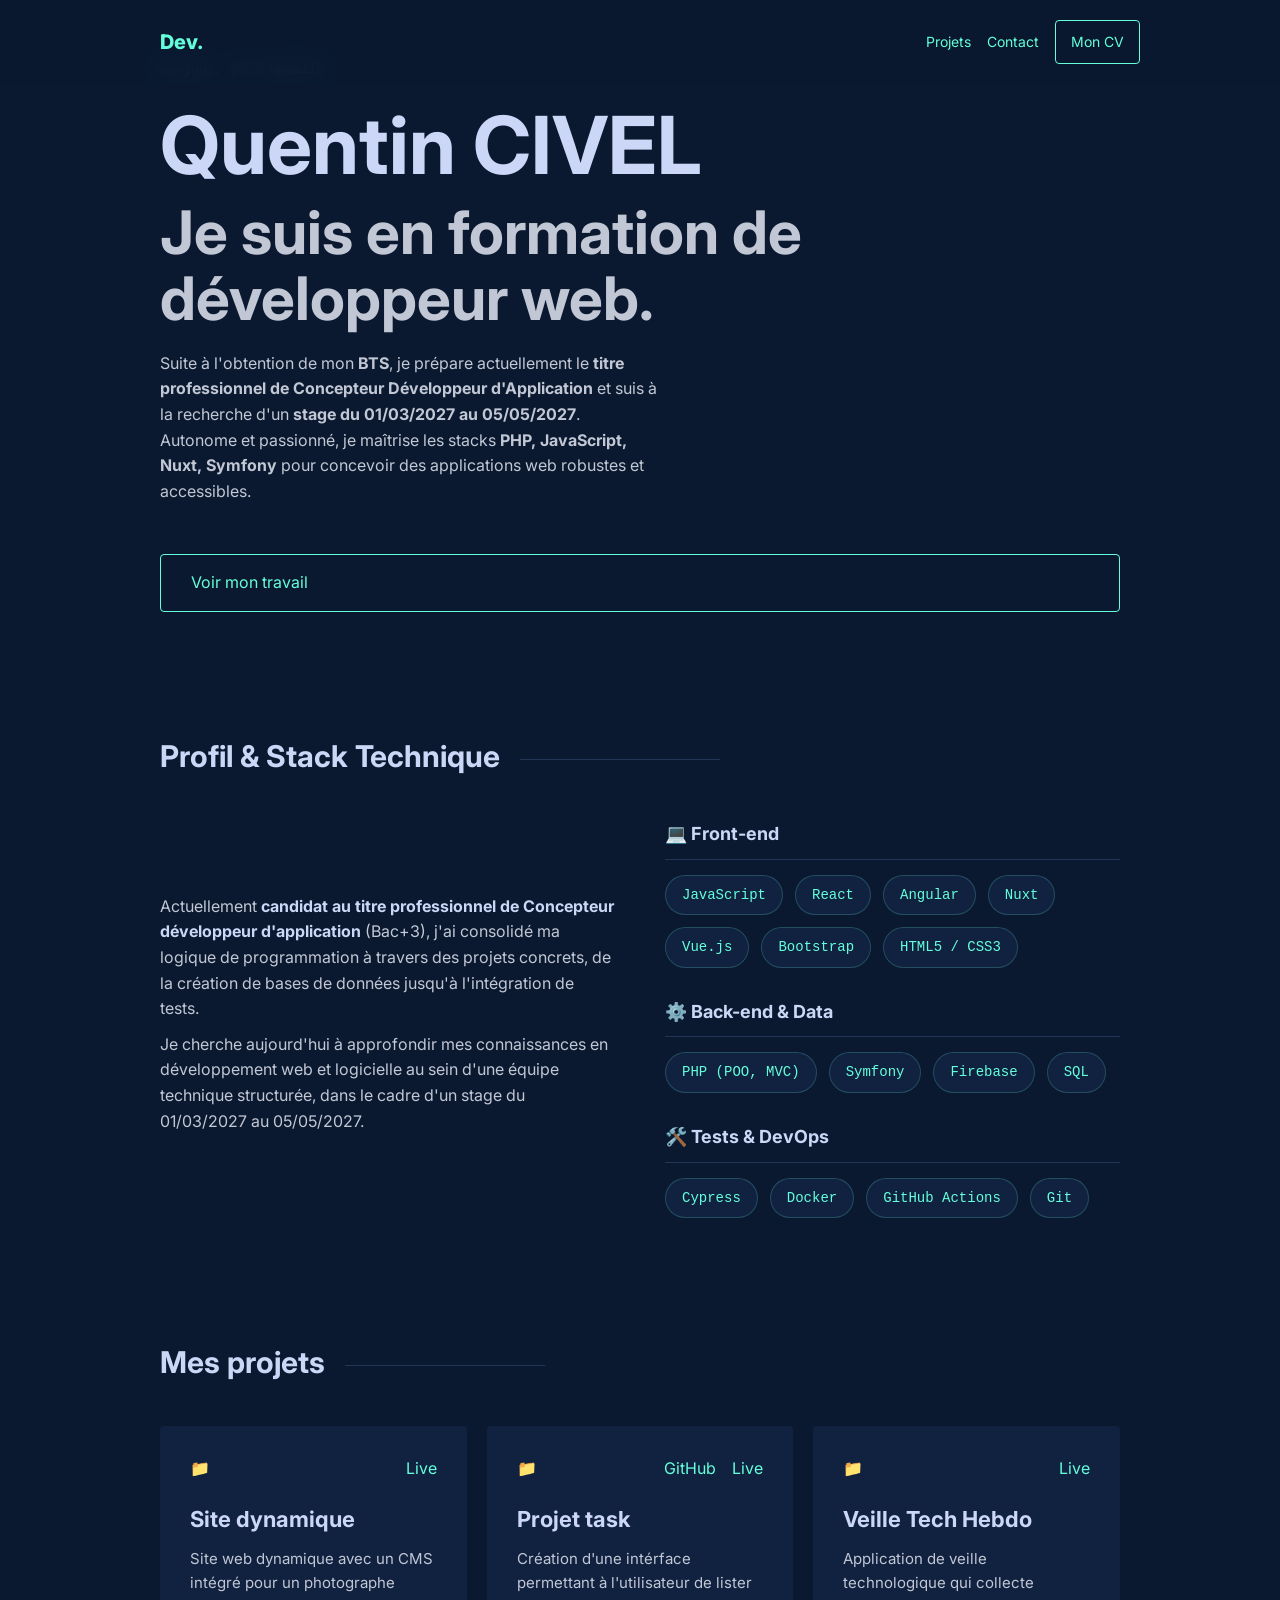
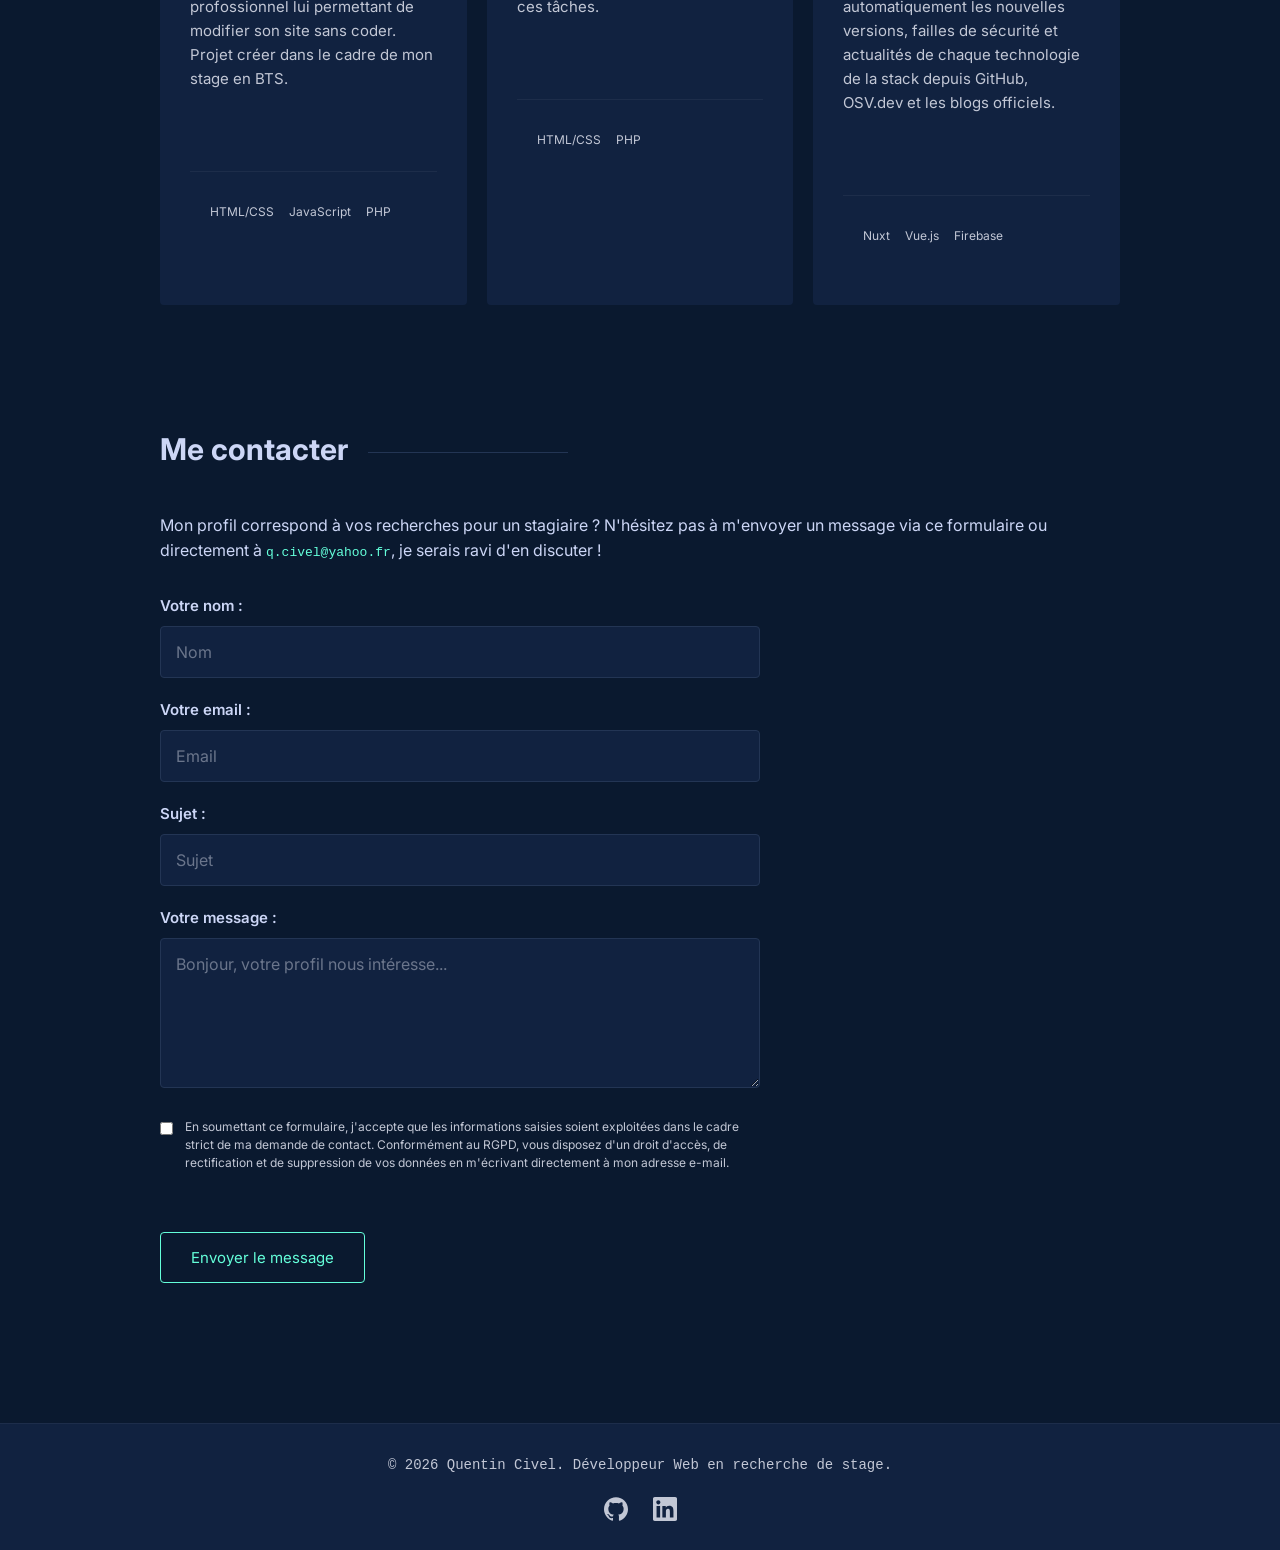
<file: index.html>
<!DOCTYPE html>
<html lang="fr">
<head>
    <meta charset="UTF-8">
    <meta name="viewport" content="width=device-width, initial-scale=1.0">
    
    <title>Quentin Civel | Portfolio - Développeur Web</title>
    <meta name="description" content="Portfolio de Quentin Civel, développeur web à la recherche d'un stage du 01/03/2027 au 05/05/2027. Découvrez mes projets PHP, JavaScript et web design.">
    <meta name="keywords" content="Quentin Civel, Développeur Web, Stage, CDA, Portfolio, PHP, JavaScript, Développeur Front-end, Développeur Back-end">
    <meta name="author" content="Quentin Civel">
    <meta name="robots" content="index, follow">
    <meta name="google-site-verification" content="w2r2ZmEAPfzgF10ElvRYr7sh4TLXJ3NY72PYg3C8KvM" />

    <meta property="og:type" content="website">
    <meta property="og:url" content="https://quentincivelportfolio.netlify.app/">
    <meta property="og:title" content="Quentin Civel | Portfolio - Développeur Web">
    <meta property="og:description" content="Développeur web en recherche d'un stage. Découvrez mes projets et mon parcours.">
    <meta property="og:image" content="https://ton-vrai-nom-de-domaine.fr/image/apercu-portfolio.jpg">
    <meta property="og:site_name" content="Portfolio de Quentin Civel">

    <link rel="stylesheet" href="style/index.css">
    <link href="https://fonts.googleapis.com/css2?family=Inter:wght@400;600;800&display=swap" rel="stylesheet">
    
    <link rel="icon" type="image/svg+xml" href="./image/favicon.svg">
</head>
<body>

    <nav>
        <div class="nav-content">
            <a href="#accueil" class="logo">Dev.</a>
            <div class="links">
                <a href="#projets">Projets</a>
                <a href="#contact">Contact</a>
                <a href="CV_Quentin_CIVEL.pdf" class="btn-outline" target="_blank">Mon CV</a>
            </div>
        </div>
    </nav>

    <main>
        <section id="accueil" class="hero fade-in">
            <p class="accent-text">Bonjour, je m'appelle</p>
            <h1>Quentin CIVEL</h1>
            <h2>Je suis en formation de développeur web.</h2>
            <p class="description">
                Suite à l'obtention de mon <strong>BTS</strong>, je prépare actuellement le <strong>titre professionnel de Concepteur Développeur d'Application</strong> et suis à la recherche d'un <strong>stage du 01/03/2027 au 05/05/2027</strong>. Autonome et passionné, je maîtrise les stacks <strong>PHP, JavaScript, Nuxt, Symfony</strong> pour concevoir des applications web robustes et accessibles.
            </p>
            <a href="#projets" class="btn-primary">Voir mon travail</a>
        </section>

        <section id="competences" class="fade-in">
            <h3 class="section-title">Profil & Stack Technique</h3>
            
            <div class="about-container">
                
                <div class="about-text">
                    <p>
                        Actuellement <strong>candidat au titre professionnel de Concepteur développeur d'application</strong> (Bac+3), j'ai consolidé ma logique de programmation à travers des projets concrets, de la création de bases de données jusqu'à l'intégration de tests.
                    </p>
                    <p>
                        Je cherche aujourd'hui à approfondir mes connaissances en développement web et logicielle au sein d'une équipe technique structurée, dans le cadre d'un stage du 01/03/2027 au 05/05/2027.
                    </p>
                </div>

                
                <div class="skills-wrapper">
                    
                    <div class="skill-category">
                        <h4>💻 Front-end</h4>
                        <div class="tags">
                            <span>JavaScript</span>
                            <span>React</span>
                            <span>Angular</span>
                            <span>Nuxt</span>
                            <span>Vue.js</span>
                            <span>Bootstrap</span>
                            <span>HTML5 / CSS3</span>
                        </div>
                    </div>

                    <div class="skill-category">
                        <h4>⚙️ Back-end & Data</h4>
                        <div class="tags">
                            <span>PHP (POO, MVC)</span>
                            <span>Symfony</span>
                            <span>Firebase</span>
                            <span>SQL</span>
                        </div>
                    </div>

                    <div class="skill-category">
                        <h4>🛠️ Tests & DevOps</h4>
                        <div class="tags">
                            <span>Cypress</span>
                            <span>Docker</span>
                            <span>GitHub Actions</span>
                            <span>Git</span>
                        </div>
                    </div>

                </div>
            </div>
        </section>

        <section id="projets" class="fade-in">
            <h3 class="section-title">Mes projets</h3>
            <div class="project-grid">
                
                <article class="card">
                    <div class="card-content">
                        <header>
                            <div class="card-top">
                                <span class="folder-icon">📁</span>
                                <div class="links">
                                    <a href="view/theorenaut.html" target="_blank">Live</a>
                                </div>
                            </div>
                            <h4>Site dynamique </h4>
                            <p>Site web dynamique avec un CMS intégré pour un photographe profossionnel lui permettant de modifier son site sans coder. Projet créer dans le cadre de mon stage en BTS.</p>
                        </header>
                        <footer>
                            <ul class="tech-list">
                                <li>HTML/CSS</li>
                                <li>JavaScript</li>
                                <li>PHP</li>
                            </ul>
                        </footer>
                    </div>
                </article>

                <article class="card">
                    <div class="card-content">
                        <header>
                            <div class="card-top">
                                <span class="folder-icon">📁</span>
                                <div class="links">
                                    <a href="https://github.com/QuentinCivel/Task.git"target="_blank">GitHub</a>
                                    <a href="https://projettask.alwaysdata.net/" target="_blank">Live</a>
                                </div>
                            </div>
                            <h4>Projet task</h4>
                            <p>Création d'une intérface permettant à l'utilisateur de lister ces tâches.</p>
                        </header>
                        <footer>
                            <ul class="tech-list">
                                <li>HTML/CSS</li>
                                <li>PHP</li>
                            </ul>
                        </footer>
                    </div>
                </article>

                <article class="card">
                    <div class="card-content">
                        <header>
                            <div class="card-top">
                                <span class="folder-icon">📁</span>
                                <div class="links">
                                    <a href="https://veille-tech-hebdo.netlify.app/" target="_blank">Live</a>
                                </div>
                            </div>
                            <h4>Veille Tech Hebdo</h4>
                            <p>Application de veille technologique qui collecte automatiquement les nouvelles versions, failles de sécurité et actualités de chaque technologie de la stack depuis GitHub, OSV.dev et les blogs officiels.</p>
                        </header>
                        <footer>
                            <ul class="tech-list">
                                <li>Nuxt</li>
                                <li>Vue.js</li>
                                <li>Firebase</li>
                            </ul>
                        </footer>
                    </div>
                </article>
            </div>
        </section>
        <section id="contact" class="fade-in">
            <h3 class="section-title">Me contacter</h3>
            <p style="margin-bottom: 30px;">Mon profil correspond à vos recherches pour un stagiaire ? N'hésitez pas à m'envoyer un message via ce formulaire ou directement à <a href="mailto:q.civel@yahoo.fr" class="accent-text" style="text-decoration: none;">q.civel@yahoo.fr</a>, je serais ravi d'en discuter !</p>
            
            <form action="https://api.web3forms.com/submit" method="POST" class="contact-form" id="contact-form">
                <input type="hidden" name="access_key" value="85352885-3dbf-46f5-b0fd-d59f7d69a5ac">
                
                <div class="form-group">
                    <label for="name">Votre nom :</label>
                    <input type="text" name="name" id="name" required placeholder="Nom">
                </div>
                
                <div class="form-group">
                    <label for="email">Votre email :</label>
                    <input type="email" name="email" id="email" required placeholder="Email">
                </div>
                
                <div class="form-group">
                    <label for="title">Sujet :</label>
                    <input type="text" name="title" id="title" required placeholder="Sujet">
                </div>

                <div class="form-group">
                    <label for="message">Votre message :</label>
                    <textarea name="message" id="message" required placeholder="Bonjour, votre profil nous intéresse..."></textarea>
                </div>

                <div class="rgpd-checkbox">
                    <input type="checkbox" id="rgpd-consent" name="rgpd_consent" required>
                    <label for="rgpd-consent">
                        En soumettant ce formulaire, j'accepte que les informations saisies soient exploitées dans le cadre strict de ma demande de contact. Conformément au RGPD, vous disposez d'un droit d'accès, de rectification et de suppression de vos données en m'écrivant directement à mon adresse e-mail.
                    </label>
                </div>
                <div class="h-captcha" data-captcha="true"></div>
                <button type="submit" class="btn-primary">Envoyer le message</button>
            </form>
        </section>
    </main>
    <footer>
        <div class="footer-content">
            <p>&copy; 2026 Quentin Civel. Développeur Web en recherche de stage.</p>
            
            <div class="social-links">
                <a href="https://github.com/QuentinCivel" target="_blank" aria-label="Mon profil GitHub">
                    <svg viewBox="0 0 24 24" xmlns="http://www.w3.org/2000/svg">
                        <path d="M12 .297c-6.63 0-12 5.373-12 12 0 5.303 3.438 9.8 8.205 11.385.6.113.82-.258.82-.577 0-.285-.01-1.04-.015-2.04-3.338.724-4.042-1.61-4.042-1.61C4.422 18.07 3.633 17.7 3.633 17.7c-1.087-.744.084-.729.084-.729 1.205.084 1.838 1.236 1.838 1.236 1.07 1.835 2.809 1.305 3.495.998.108-.776.417-1.305.76-1.605-2.665-.3-5.466-1.332-5.466-5.93 0-1.31.465-2.38 1.235-3.22-.135-.303-.54-1.523.105-3.176 0 0 1.005-.322 3.3 1.23.96-.267 1.98-.399 3-.405 1.02.006 2.04.138 3 .405 2.28-1.552 3.285-1.23 3.285-1.23.645 1.653.24 2.873.12 3.176.765.84 1.23 1.91 1.23 3.22 0 4.61-2.805 5.625-5.475 5.92.42.36.81 1.096.81 2.22 0 1.606-.015 2.896-.015 3.286 0 .315.21.69.825.57C20.565 22.092 24 17.592 24 12.297c0-6.627-5.373-12-12-12"/>
                    </svg>
                </a>

                <a href="http://www.linkedin.com/in/quentin-civel" target="_blank" aria-label="Mon profil LinkedIn">
                    <svg viewBox="0 0 24 24" xmlns="http://www.w3.org/2000/svg">
                        <path d="M20.447 20.452h-3.554v-5.569c0-1.328-.027-3.037-1.852-3.037-1.853 0-2.136 1.445-2.136 2.939v5.667H9.351V9h3.414v1.561h.046c.477-.9 1.637-1.85 3.37-1.85 3.601 0 4.267 2.37 4.267 5.455v6.286zM5.337 7.433c-1.144 0-2.063-.926-2.063-2.065 0-1.138.92-2.063 2.063-2.063 1.14 0 2.064.925 2.064 2.063 0 1.139-.925 2.065-2.064 2.065zm1.782 13.019H3.555V9h3.564v11.452zM22.225 0H1.771C.792 0 0 .774 0 1.729v20.542C0 23.227.792 24 1.771 24h20.451C23.2 24 24 23.227 24 22.271V1.729C24 .774 23.2 0 22.222 0h.003z"/>
                    </svg>
                </a>
            </div>
        </div>
    </footer>
    <script src="https://web3forms.com/client/script.js" async defer></script>
    <script src="script/script.js"></script>
</body>
</html>
</file>
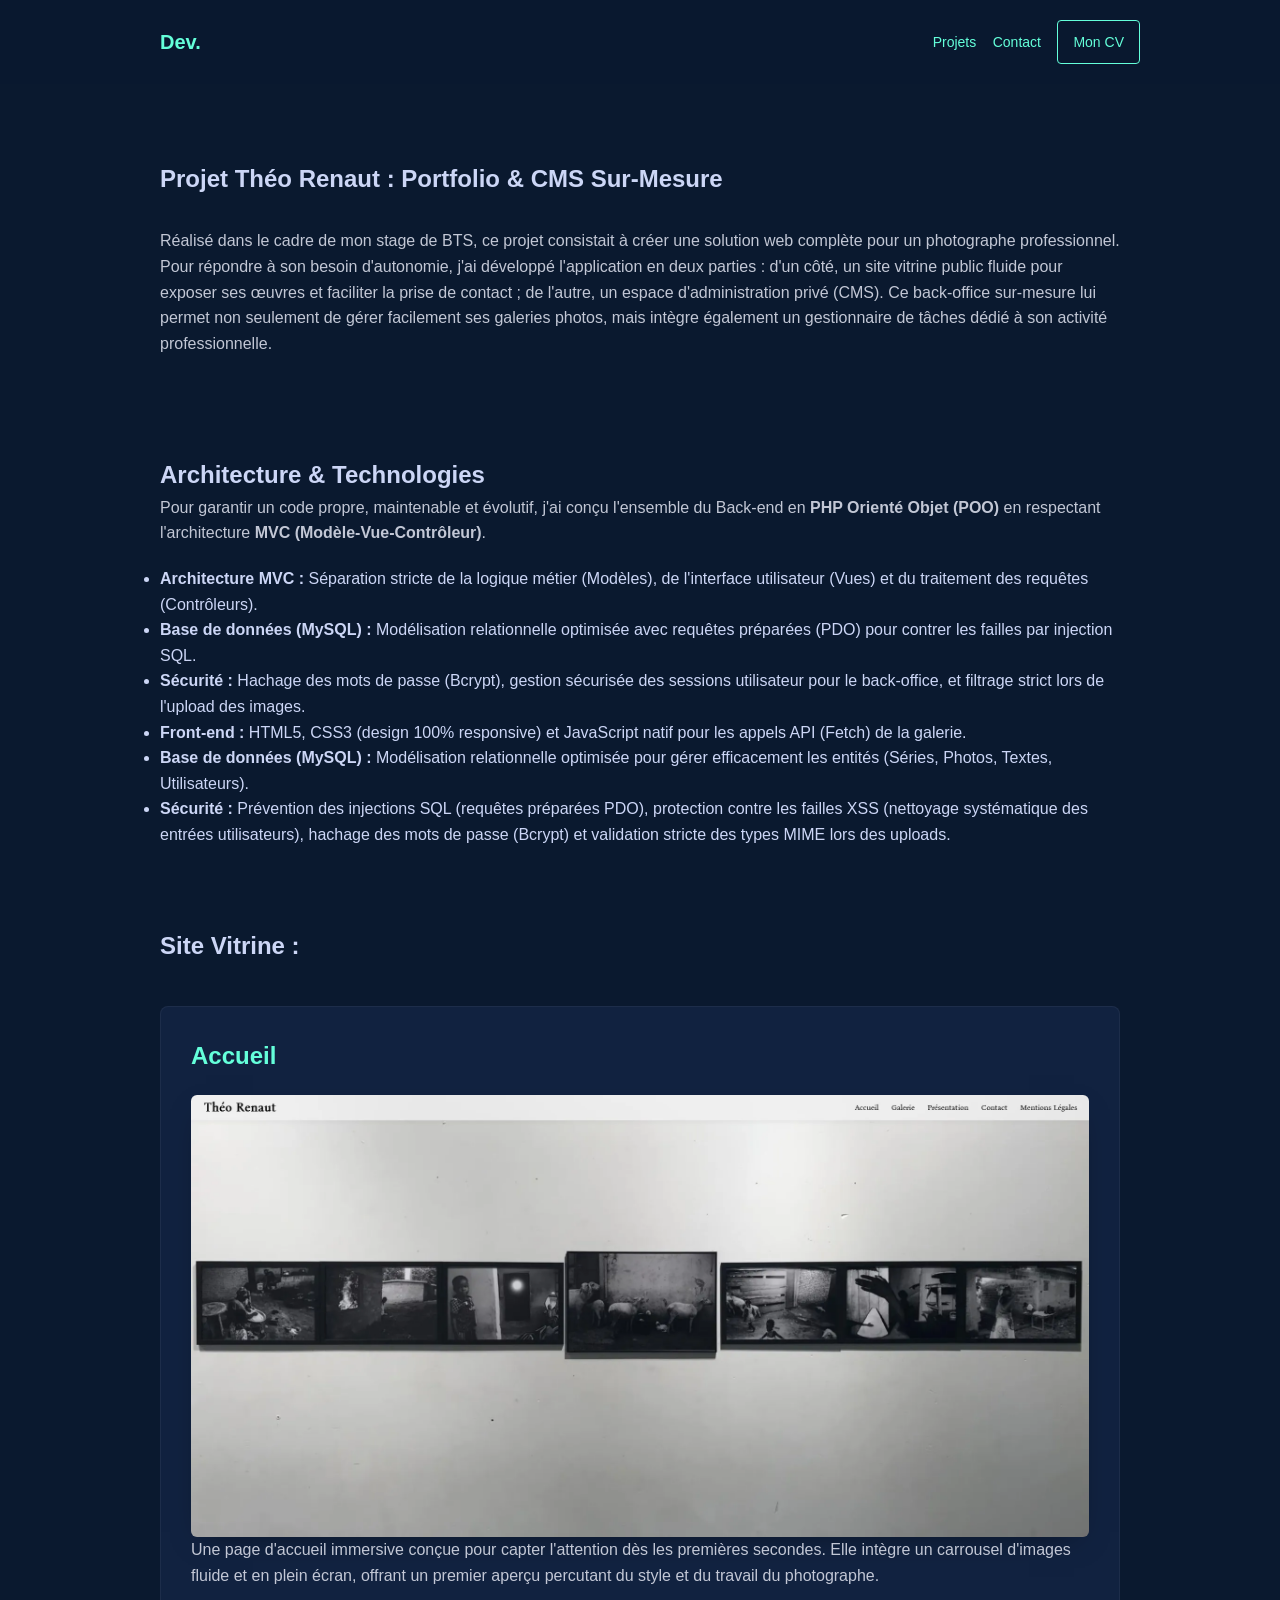
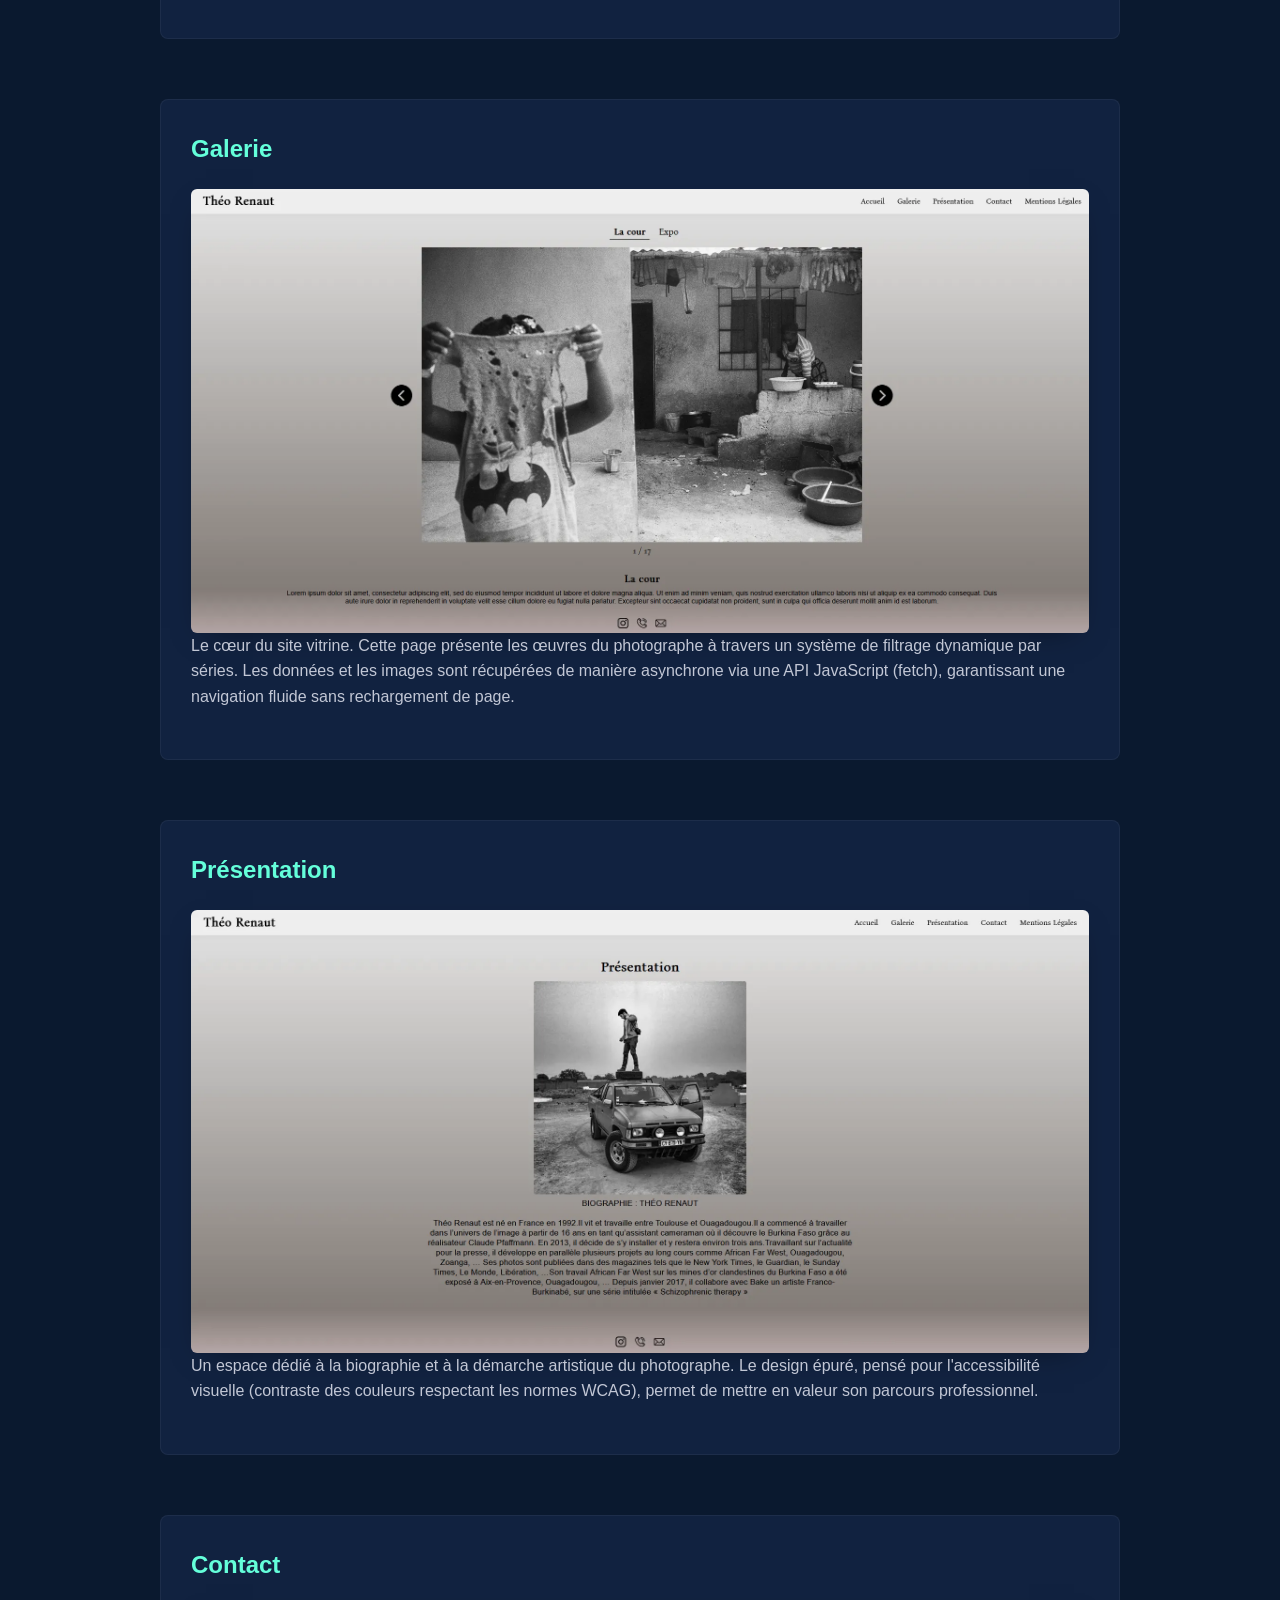
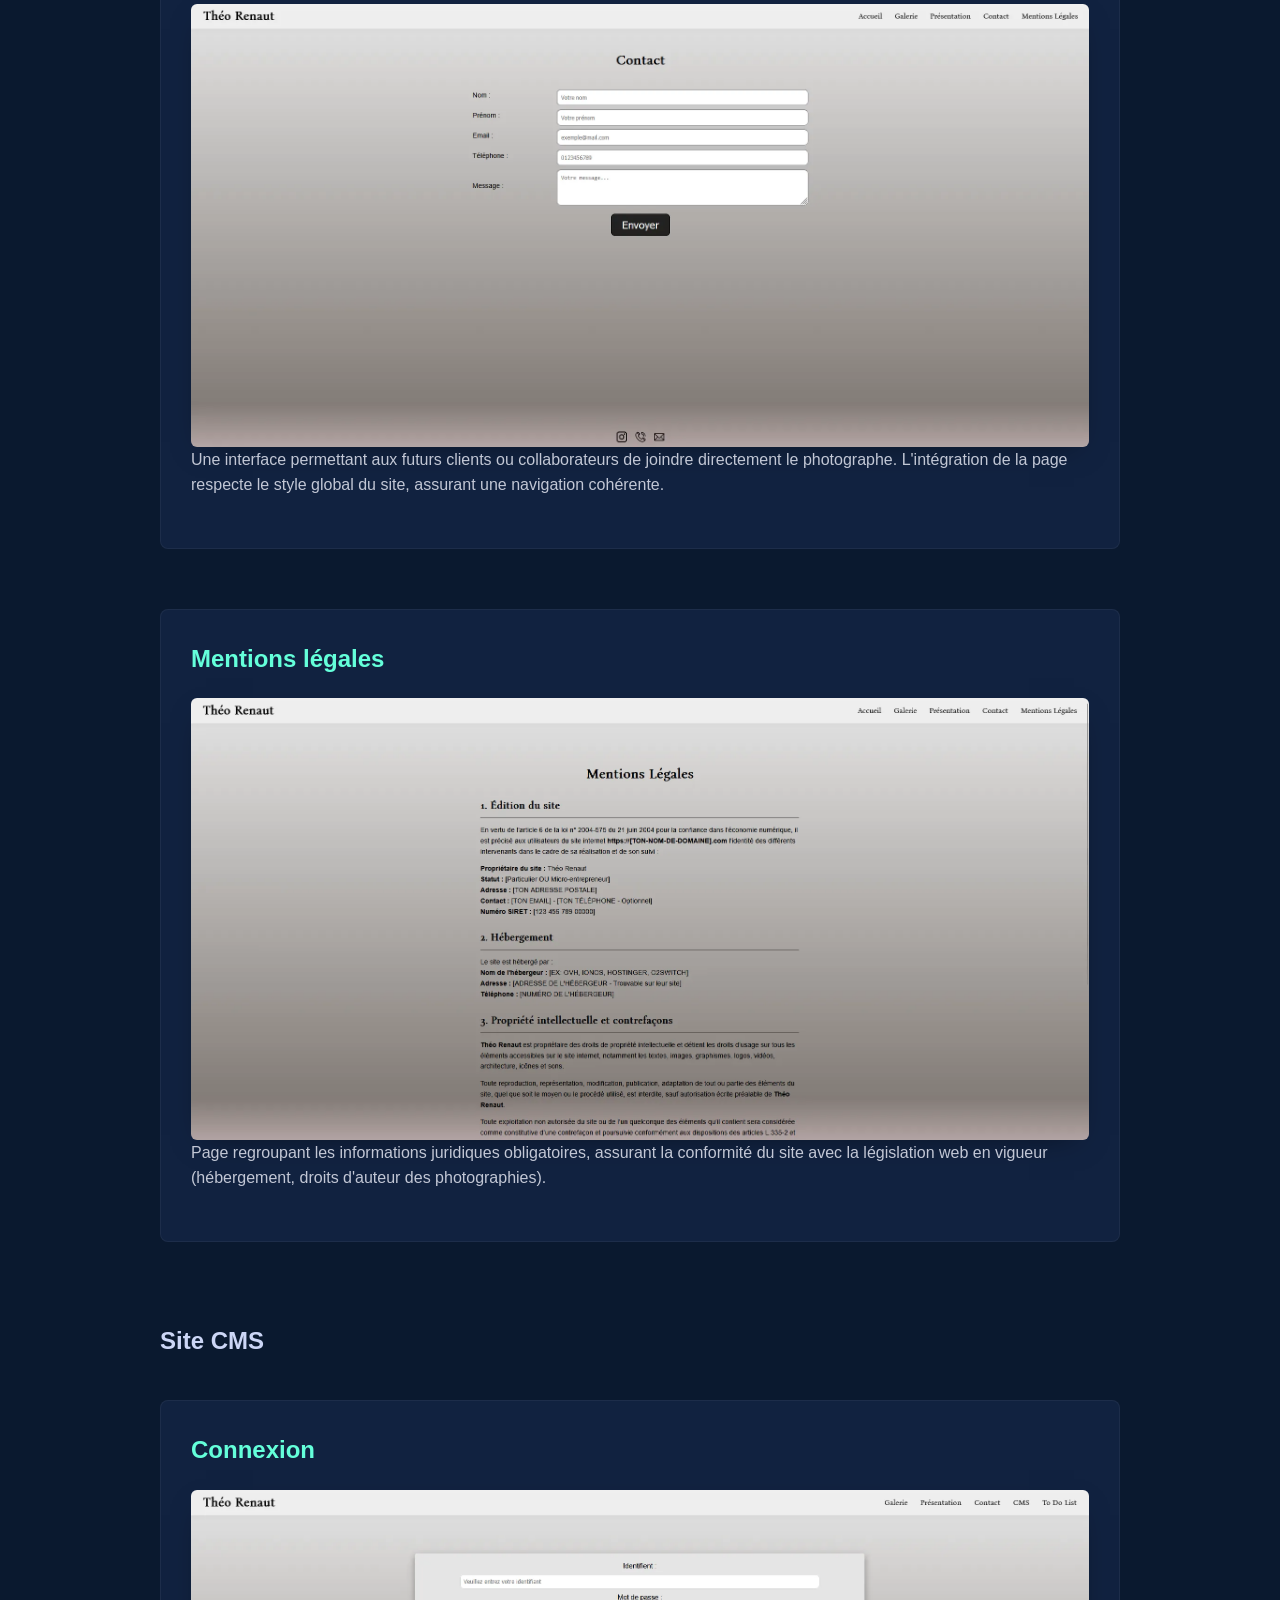
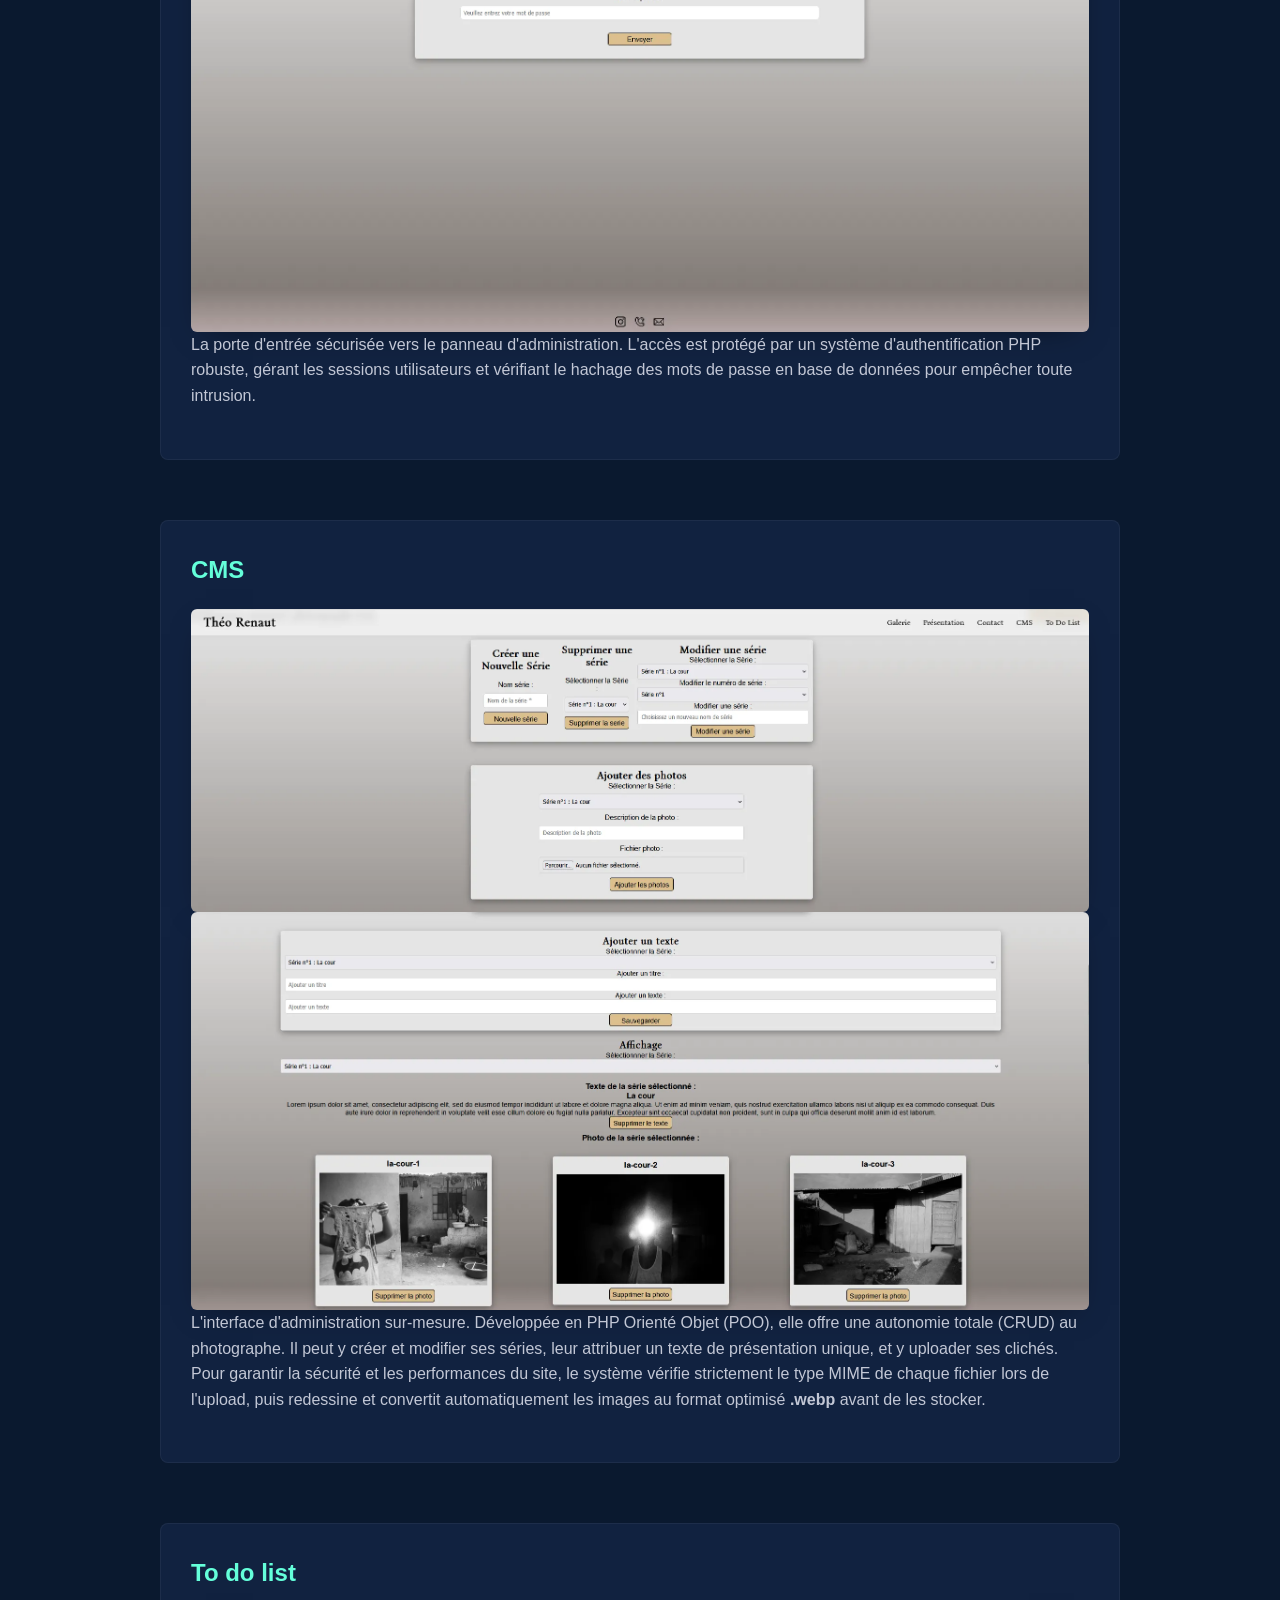
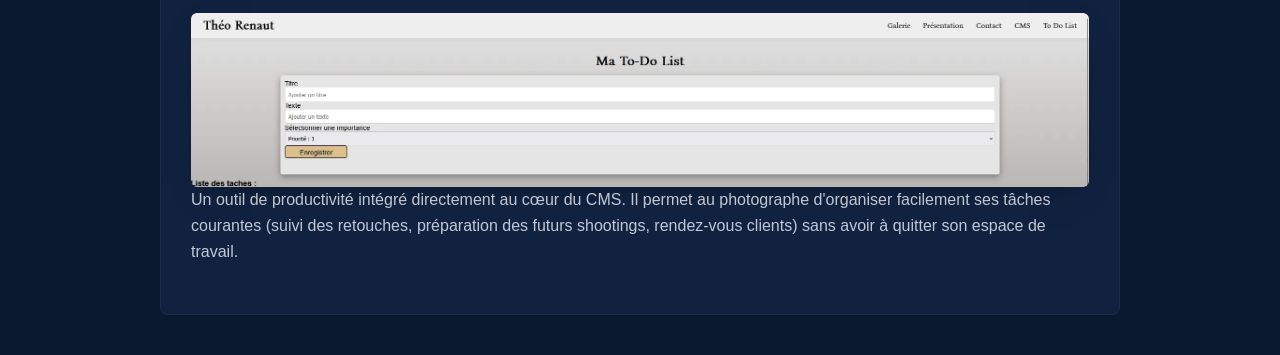
<file: view/theorenaut.html>
<!DOCTYPE html>
<html lang="fr">
<head>
    <meta charset="UTF-8">
    <meta name="viewport" content="width=device-width, initial-scale=1.0">
    <title>Projet Theo Renaut</title>
    <link rel="stylesheet" href="../style/theorenaut.css">
</head>
<body>
    <nav>
        <div class="nav-content">
            <a href="../index.html" class="logo">Dev.</a>
            <div class="links">
                <a href="../index.html#projets">Projets</a>
                <a href="../index.html#contact">Contact</a>
                <a href="../CV_Quentin_CIVEL.pdf" class="btn-outline" target="_blank">Mon CV</a>
            </div>
        </div>
    </nav>

    <main>
        <section>
            <h1>Projet Théo Renaut : Portfolio & CMS Sur-Mesure</h1>
            <p>
                Réalisé dans le cadre de mon stage de BTS, ce projet consistait à créer une solution web complète pour un photographe professionnel. Pour répondre à son besoin d'autonomie, j'ai développé l'application en deux parties : d'un côté, un site vitrine public fluide pour exposer ses œuvres et faciliter la prise de contact ; de l'autre, un espace d'administration privé (CMS). Ce back-office sur-mesure lui permet non seulement de gérer facilement ses galeries photos, mais intègre également un gestionnaire de tâches dédié à son activité professionnelle.
            </p>
        </section>

        <section class="tech-stack-section">
            <h2>Architecture & Technologies</h2>
            <div class="tech-content">
                <p>
                    Pour garantir un code propre, maintenable et évolutif, j'ai conçu l'ensemble du Back-end en <strong>PHP Orienté Objet (POO)</strong> en respectant l'architecture <strong>MVC (Modèle-Vue-Contrôleur)</strong>.
                </p>
                
                <ul class="tech-details-list">
                    <li>
                        <strong>Architecture MVC :</strong> Séparation stricte de la logique métier (Modèles), de l'interface utilisateur (Vues) et du traitement des requêtes (Contrôleurs).
                    </li>
                    <li>
                        <strong>Base de données (MySQL) :</strong> Modélisation relationnelle optimisée avec requêtes préparées (PDO) pour contrer les failles par injection SQL.
                    </li>
                    <li>
                        <strong>Sécurité :</strong> Hachage des mots de passe (Bcrypt), gestion sécurisée des sessions utilisateur pour le back-office, et filtrage strict lors de l'upload des images.
                    </li>
                    <li>
                        <strong>Front-end :</strong> HTML5, CSS3 (design 100% responsive) et JavaScript natif pour les appels API (Fetch) de la galerie.
                    </li>
                    <li>
                        <strong>Base de données (MySQL) :</strong> Modélisation relationnelle optimisée pour gérer efficacement les entités (Séries, Photos, Textes, Utilisateurs).
                    </li>
                    <li>
                        <strong>Sécurité :</strong> Prévention des injections SQL (requêtes préparées PDO), protection contre les failles XSS (nettoyage systématique des entrées utilisateurs), hachage des mots de passe (Bcrypt) et validation stricte des types MIME lors des uploads.
                    </li>
                </ul>
            </div>
        </section>
            
        <section>
            <h2>Site Vitrine :</h2>
            <div class="gallery-stack">
                
                <div class="gallery-item">
                    <h3>Accueil</h3>
                    <img src="../image/accueil.webp" alt="Maquette de la page d'accueil">
                    <p>Une page d'accueil immersive conçue pour capter l'attention dès les premières secondes. Elle intègre un carrousel d'images fluide et en plein écran, offrant un premier aperçu percutant du style et du travail du photographe.</p>
                </div>

                <div class="gallery-item">
                    <h3>Galerie</h3>
                    <img src="../image/galerie.webp" alt="Maquette de la galerie photo">
                    <p>Le cœur du site vitrine. Cette page présente les œuvres du photographe à travers un système de filtrage dynamique par séries. Les données et les images sont récupérées de manière asynchrone via une API JavaScript (fetch), garantissant une navigation fluide sans rechargement de page.</p>
                </div>

                <div class="gallery-item">
                    <h3>Présentation</h3>
                    <img src="../image/présentation.webp" alt="Maquette de la page présentation">
                    <p>Un espace dédié à la biographie et à la démarche artistique du photographe. Le design épuré, pensé pour l'accessibilité visuelle (contraste des couleurs respectant les normes WCAG), permet de mettre en valeur son parcours professionnel.</p>
                </div>

                <div class="gallery-item">
                    <h3>Contact</h3>
                    <img src="../image/contact.webp" alt="Maquette de la page contact">
                    <p>Une interface permettant aux futurs clients ou collaborateurs de joindre directement le photographe. L'intégration de la page respecte le style global du site, assurant une navigation cohérente.</p>
                </div>

                <div class="gallery-item">
                    <h3>Mentions légales</h3>
                    <img src="../image/mentions_légales.webp" alt="Maquette des mentions légales">
                    <p>Page regroupant les informations juridiques obligatoires, assurant la conformité du site avec la législation web en vigueur (hébergement, droits d'auteur des photographies).</p>
                </div>
            </div>
        </section>

        <section>
            <h2>Site CMS</h2>
            <div class="gallery-stack">
                
                <div class="gallery-item">
                    <h3>Connexion</h3>
                    <img src="../image/login.webp" alt="connexion">
                    <p>La porte d'entrée sécurisée vers le panneau d'administration. L'accès est protégé par un système d'authentification PHP robuste, gérant les sessions utilisateurs et vérifiant le hachage des mots de passe en base de données pour empêcher toute intrusion.</p>
                </div>
                
                <div class="gallery-item">
                    <h3>CMS</h3>
                    <img src="../image/cms1.webp" alt="Maquette de la page d'accueil">
                    <img src="../image/cms2.webp" alt="Maquette de la page d'accueil">
                    <p>L'interface d'administration sur-mesure. Développée en PHP Orienté Objet (POO), elle offre une autonomie totale (CRUD) au photographe. Il peut y créer et modifier ses séries, leur attribuer un texte de présentation unique, et y uploader ses clichés. Pour garantir la sécurité et les performances du site, le système vérifie strictement le type MIME de chaque fichier lors de l'upload, puis redessine et convertit automatiquement les images au format optimisé <strong>.webp</strong> avant de les stocker.</p>
                </div>
                <div class="gallery-item">
                    <h3>To do list</h3>
                    <img src="../image/todolist.webp" alt="Maquette de la page d'accueil">
                    <p>Un outil de productivité intégré directement au cœur du CMS. Il permet au photographe d'organiser facilement ses tâches courantes (suivi des retouches, préparation des futurs shootings, rendez-vous clients) sans avoir à quitter son espace de travail.</p>
                </div>

            </div>
        </section>
        
    </main>
    <div id="lightbox-modal" class="lightbox">
        <span class="close-lightbox">&times;</span>
        <img class="lightbox-content" id="lightbox-img">
    </div>

    <script src="../script/lightbox.js"></script>
</body>
</html>
</file>
<file: style/index.css>
@import "style.css";


h1 { font-size: clamp(40px, 8vw, 80px); color: var(--text-main); line-height: 1.1; margin-bottom: 10px;}
h2 { font-size: clamp(30px, 6vw, 60px); color: var(--text-muted); line-height: 1.1; margin-bottom: 20px;}
.accent-text { color: var(--accent); margin-bottom: 20px; font-family: monospace; }
.description { color: var(--text-muted); max-width: 500px; margin-bottom: 50px; }


section { min-height: auto; }
</file>
<file: style/theorenaut.css>
@import "style.css"; 


section {
    padding: 40px 0; 
    min-height: auto; 
}

main {
    padding-top: 120px; 
}

h1 {
    margin-bottom: 30px;
}

p {
    margin-bottom: 20px;
    color: var(--text-muted);
}


.gallery-stack {
    display: flex;
    flex-direction: column;
    gap: 60px; 
    margin-top: 40px;
}


.gallery-item {
    background-color: var(--card-bg);
    padding: 30px; 
    border-radius: 8px;
    border: 1px solid rgba(255, 255, 255, 0.05);
}

.gallery-item h3 {
    color: var(--accent); 
    font-size: 24px;
    margin-bottom: 20px;
}

.gallery-item img {
    width: 100%; 
    height: auto;
    border-radius: 6px;
    display: block;
    box-shadow: 0 10px 30px -15px rgba(0, 0, 0, 0.5); 
}

.gallery-item img {
    cursor: zoom-in; 
    transition: transform 0.3s ease;
}
.gallery-item img:hover {
    transform: scale(1.02); 
}

.lightbox {
    display: none; 
    position: fixed;
    z-index: 9999; 
    left: 0;
    top: 0;
    width: 100%;
    height: 100%;
    background-color: rgba(10, 25, 47, 0.95); 
    backdrop-filter: blur(5px); 
    overflow: auto; 
}


.lightbox-content {
    margin: 5% auto;
    display: block;
    max-width: 90%;
    max-height: 85vh;
    border-radius: 8px;
    box-shadow: 0 0 30px rgba(0, 0, 0, 0.8);
    animation: zoom 0.3s ease; 
}


@keyframes zoom {
    from { transform: scale(0.8); opacity: 0; }
    to { transform: scale(1); opacity: 1; }
}


.close-lightbox {
    position: absolute;
    top: 20px;
    right: 40px;
    color: var(--text-main);
    font-size: 50px;
    font-weight: bold;
    cursor: pointer;
    transition: color 0.3s;
}

.close-lightbox:hover {
    color: var(--accent); 
}
</file>
